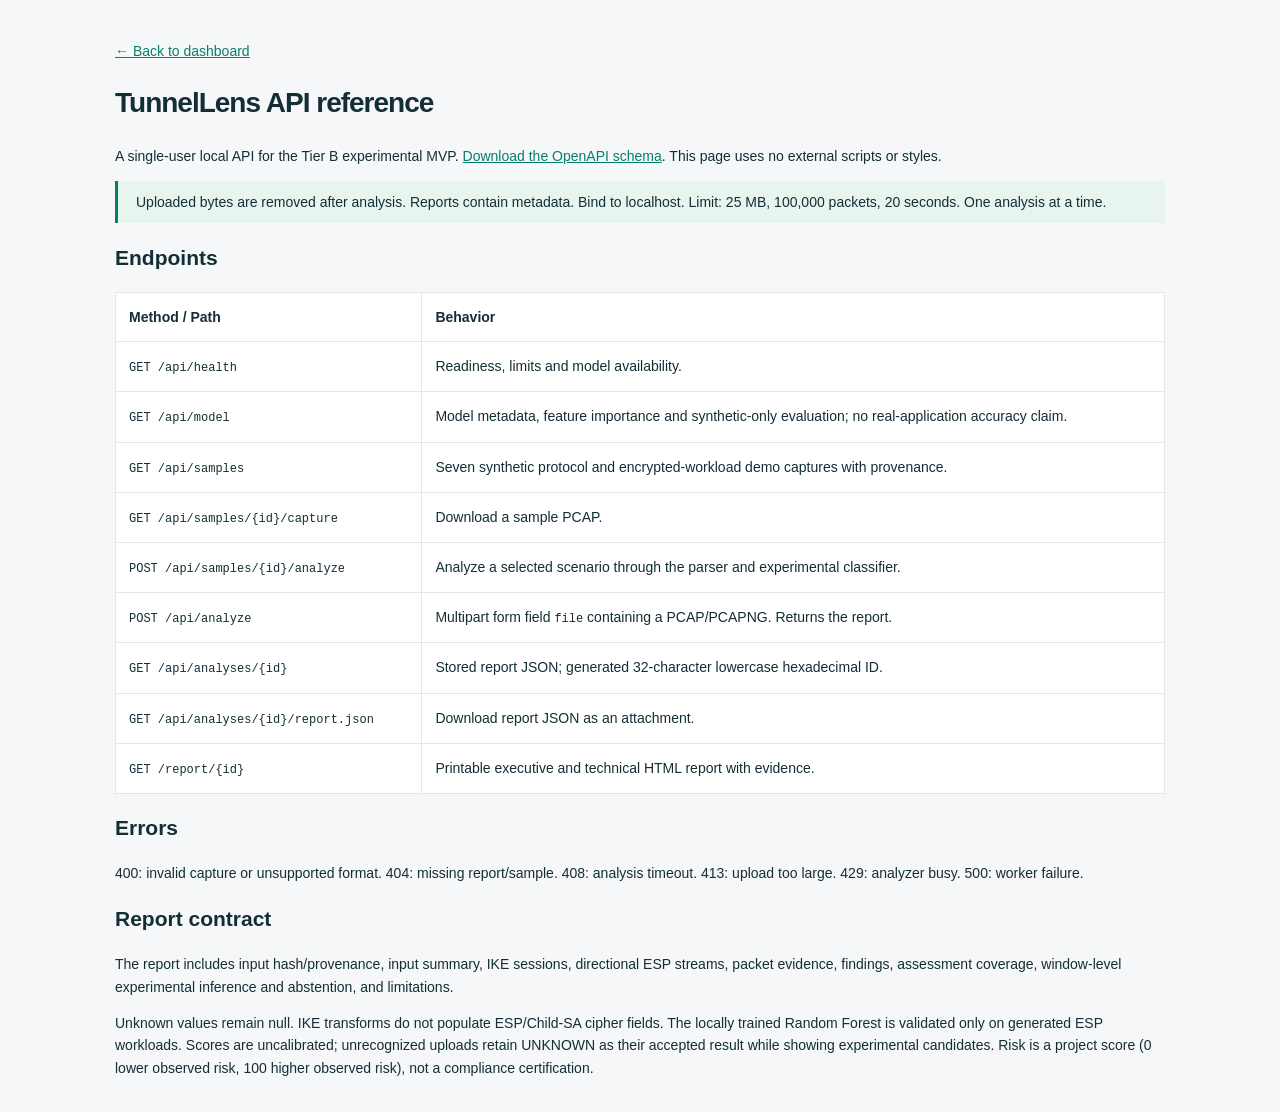
<file: backend/static/api.html>
<!doctype html><html lang="en"><head><meta charset="utf-8"><meta name="viewport" content="width=device-width,initial-scale=1"><title>TunnelLens API reference</title><link rel="icon" href="/static/favicon.svg"><style>body{font:14px/1.6 Segoe UI,Arial,sans-serif;background:#f5f7f8;color:#142e36;max-width:1050px;margin:40px auto;padding:0 24px}a{color:#087f6b}h1{letter-spacing:-1px}table{background:white;border-collapse:collapse;width:100%}th,td{border:1px solid #e1e8e9;text-align:left;padding:13px;vertical-align:top}code{font-size:12px;overflow-wrap:anywhere}pre{background:white;padding:16px;white-space:pre-wrap}aside{border-left:3px solid #087f6b;padding:10px 18px;background:#e8f5ef}</style></head><body><a href="/">← Back to dashboard</a><h1>TunnelLens API reference</h1><p>A single-user local API for the Tier B experimental MVP. <a href="/openapi.json">Download the OpenAPI schema</a>. This page uses no external scripts or styles.</p><aside>Uploaded bytes are removed after analysis. Reports contain metadata. Bind to localhost. Limit: 25 MB, 100,000 packets, 20 seconds. One analysis at a time.</aside><h2>Endpoints</h2><table><thead><tr><th>Method / Path</th><th>Behavior</th></tr></thead><tbody><tr><td><code>GET /api/health</code></td><td>Readiness, limits and model availability.</td></tr><tr><td><code>GET /api/model</code></td><td>Model metadata, feature importance and synthetic-only evaluation; no real-application accuracy claim.</td></tr><tr><td><code>GET /api/samples</code></td><td>Seven synthetic protocol and encrypted-workload demo captures with provenance.</td></tr><tr><td><code>GET /api/samples/{id}/capture</code></td><td>Download a sample PCAP.</td></tr><tr><td><code>POST /api/samples/{id}/analyze</code></td><td>Analyze a selected scenario through the parser and experimental classifier.</td></tr><tr><td><code>POST /api/analyze</code></td><td>Multipart form field <code>file</code> containing a PCAP/PCAPNG. Returns the report.</td></tr><tr><td><code>GET /api/analyses/{id}</code></td><td>Stored report JSON; generated 32-character lowercase hexadecimal ID.</td></tr><tr><td><code>GET /api/analyses/{id}/report.json</code></td><td>Download report JSON as an attachment.</td></tr><tr><td><code>GET /report/{id}</code></td><td>Printable executive and technical HTML report with evidence.</td></tr></tbody></table><h2>Errors</h2><p>400: invalid capture or unsupported format. 404: missing report/sample. 408: analysis timeout. 413: upload too large. 429: analyzer busy. 500: worker failure.</p><h2>Report contract</h2><p>The report includes input hash/provenance, input summary, IKE sessions, directional ESP streams, packet evidence, findings, assessment coverage, window-level experimental inference and abstention, and limitations.</p><p>Unknown values remain null. IKE transforms do not populate ESP/Child-SA cipher fields. The locally trained Random Forest is validated only on generated ESP workloads. Scores are uncalibrated; unrecognized uploads retain UNKNOWN as their accepted result while showing experimental candidates. Risk is a project score (0 lower observed risk, 100 higher observed risk), not a compliance certification.</p></body></html>
</file>
